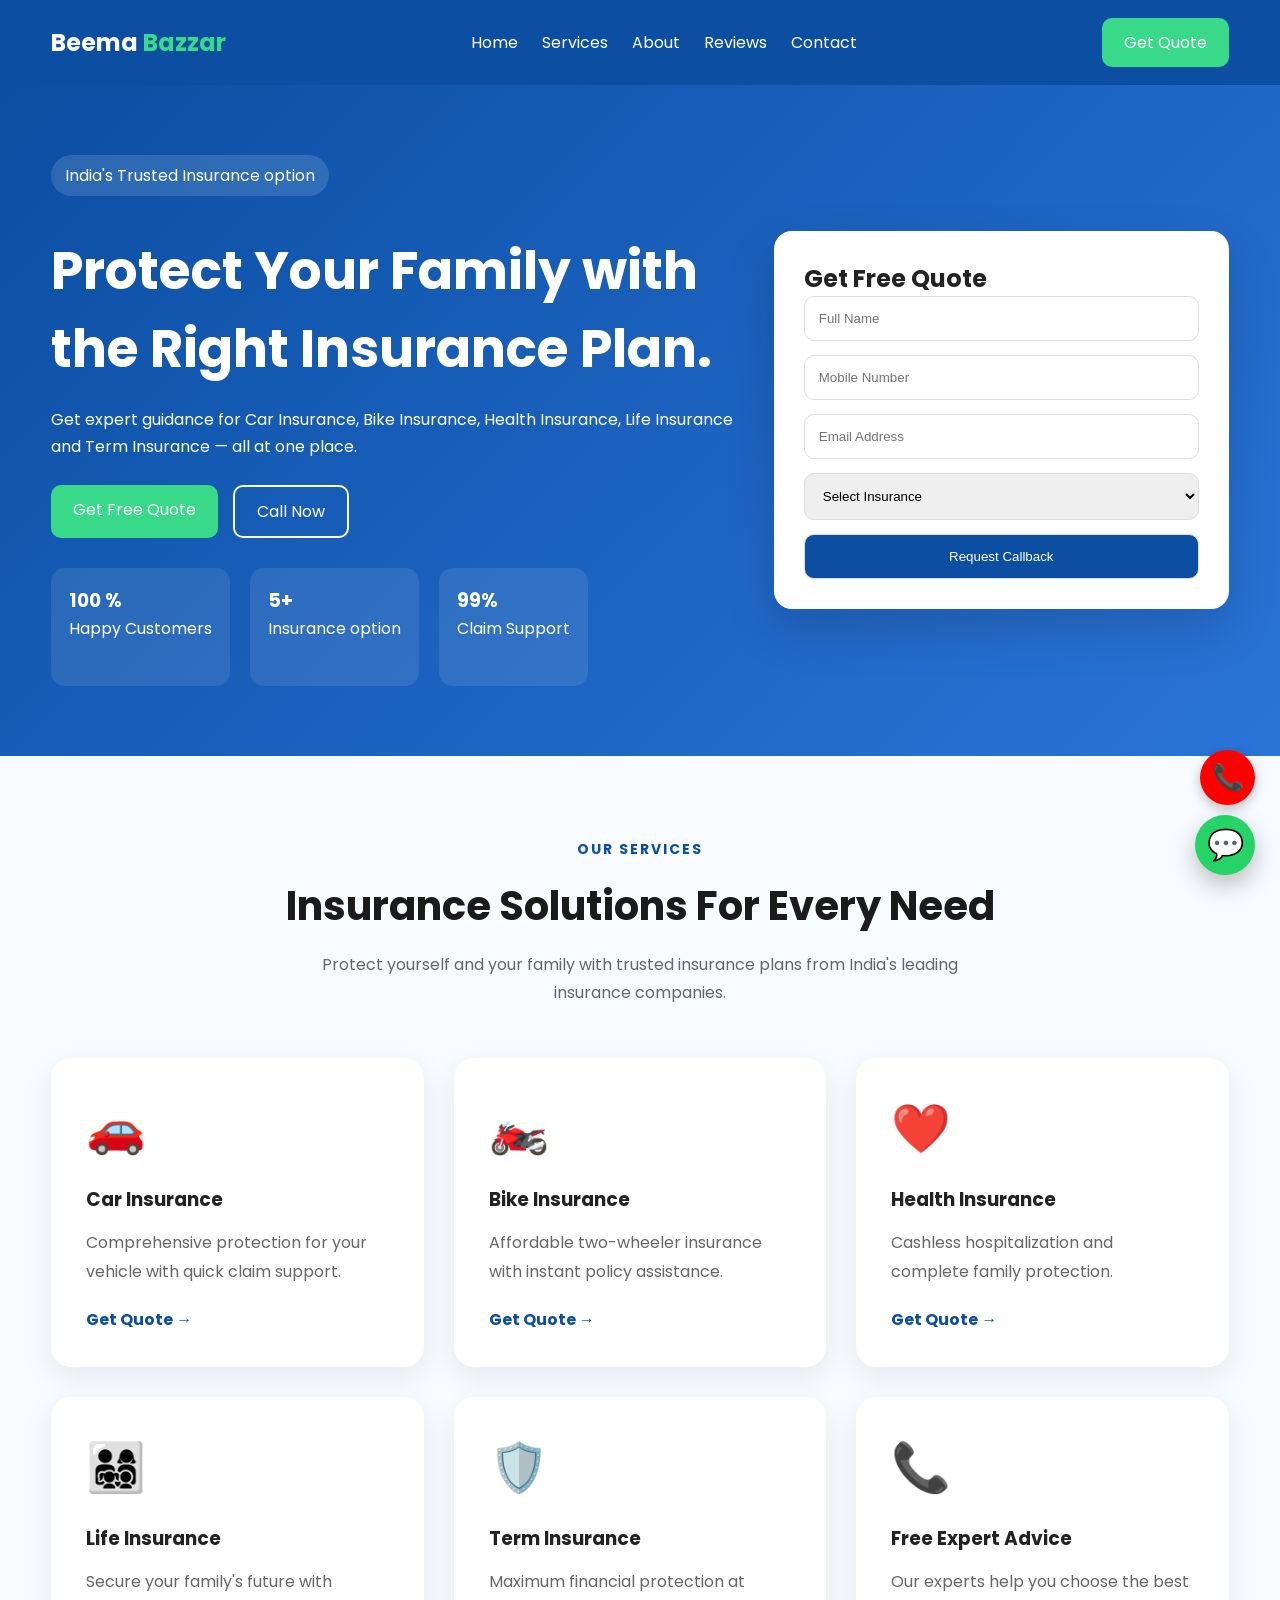
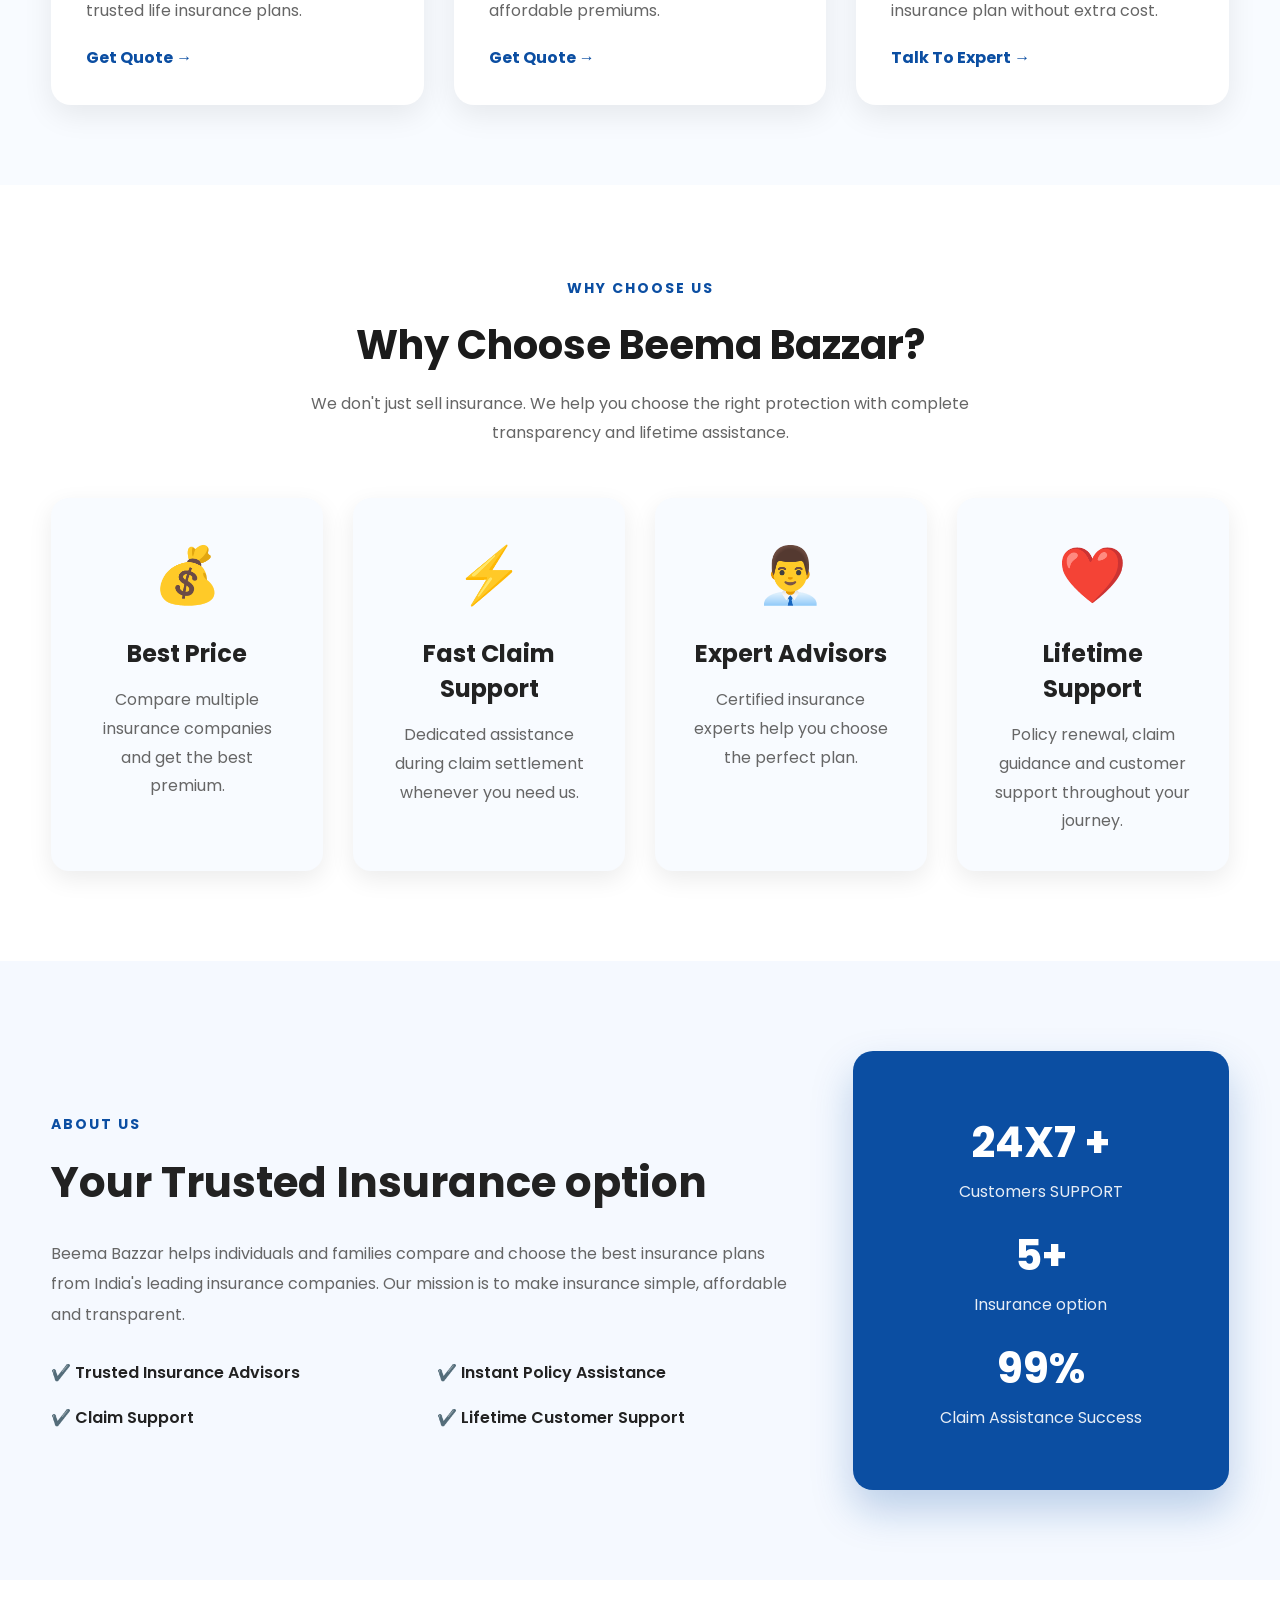
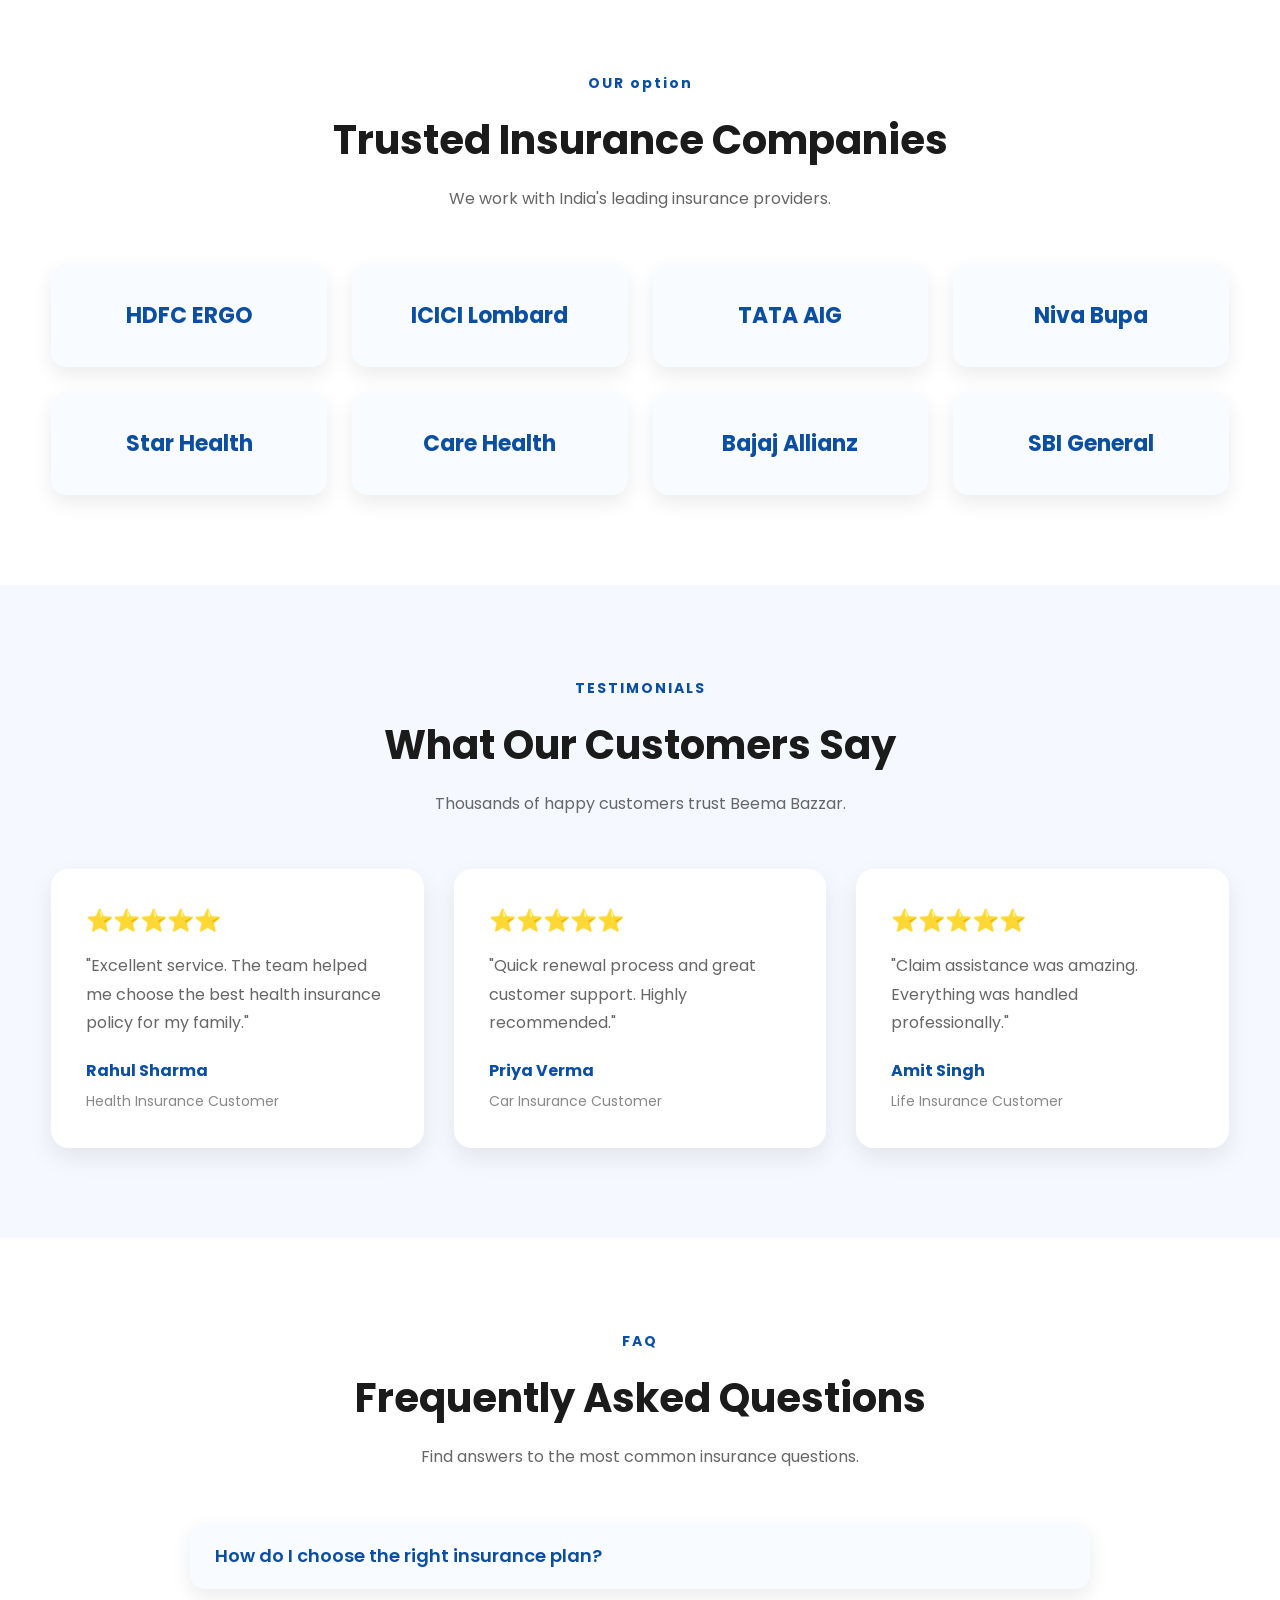
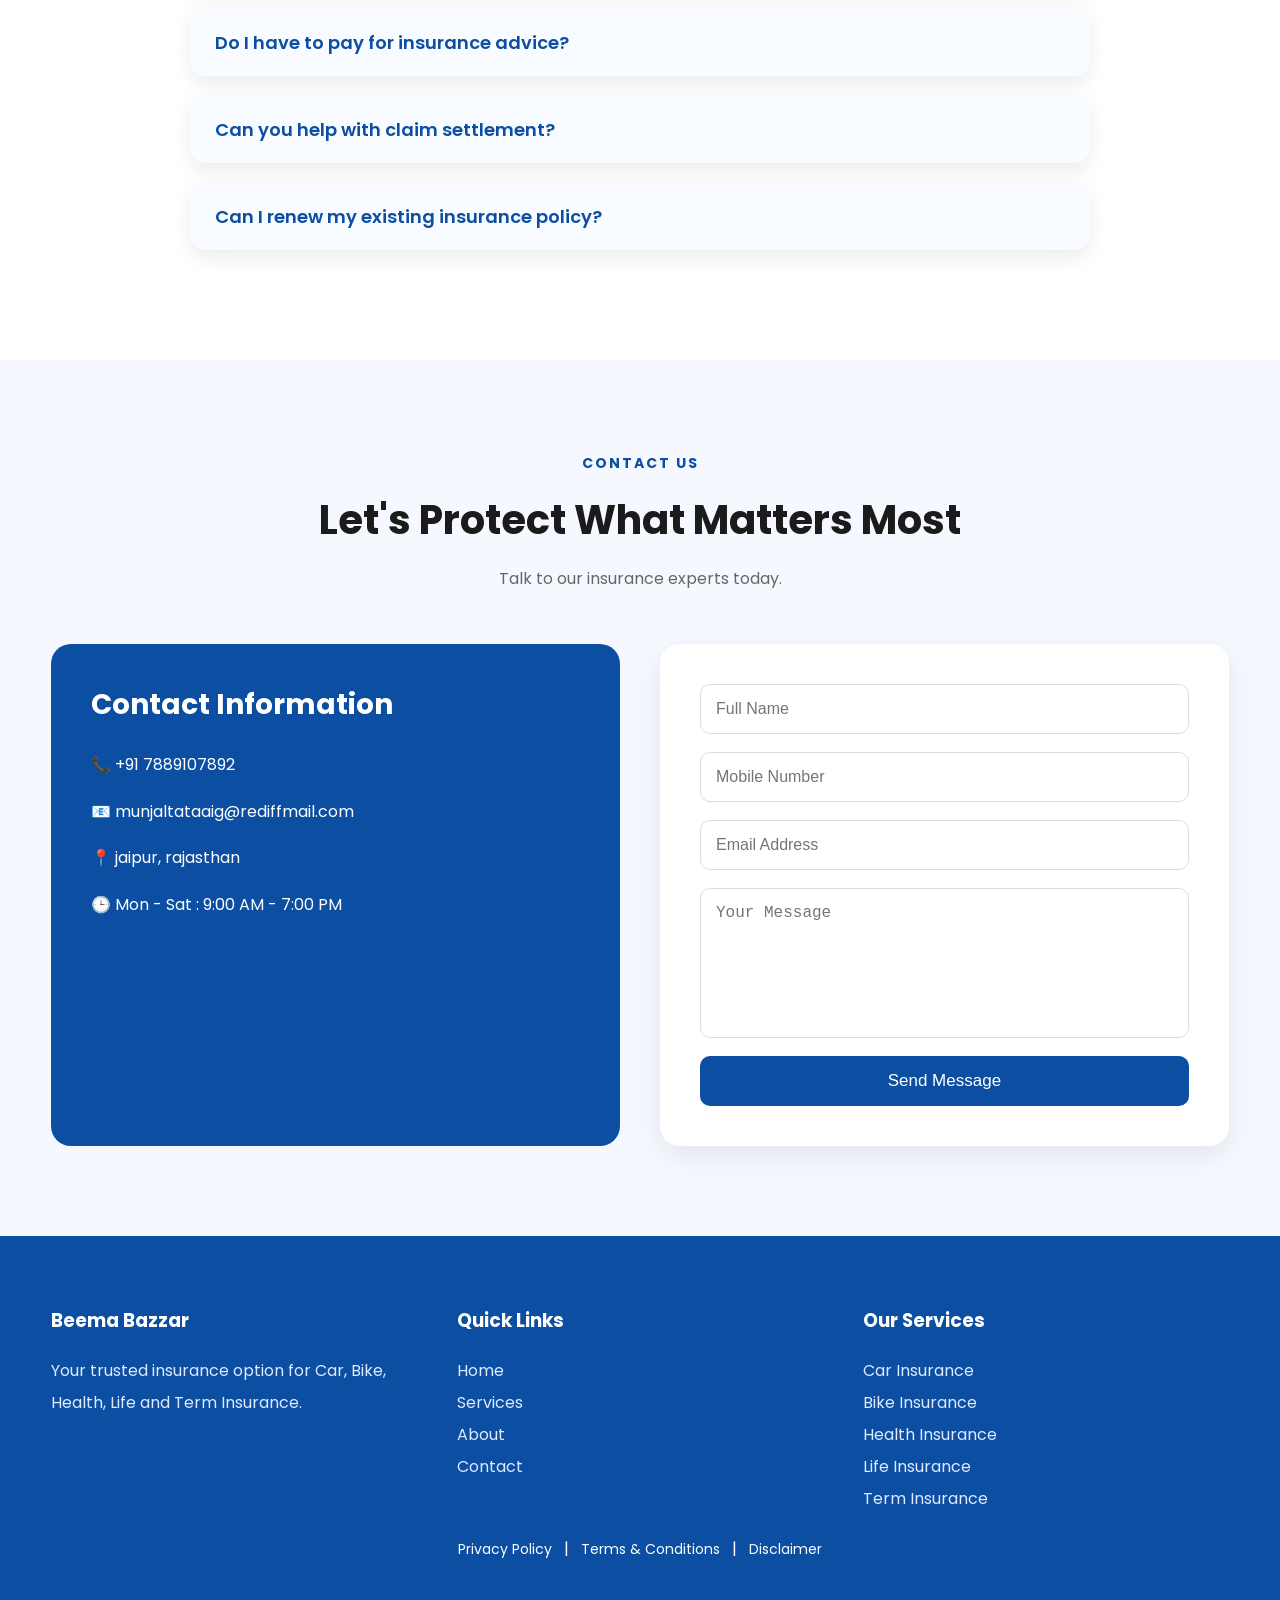
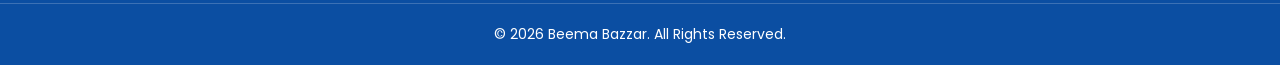
<file: index.html>
<!DOCTYPE html>
<html lang="en">
<head>
<meta charset="UTF-8">
<meta name="viewport" content="width=device-width, initial-scale=1.0">

<title>Beema Bazzar | India's Trusted Insurance option</title>

<meta name="description" content="Beema Bazzar helps you compare and choose the best Car, Bike, Health, Life and Term Insurance plans with expert support.">

<link rel="preconnect" href="https://fonts.googleapis.com">
<link rel="preconnect" href="https://fonts.gstatic.com" crossorigin>

<link href="https://fonts.googleapis.com/css2?family=Poppins:wght@300;400;500;600;700;800&display=swap" rel="stylesheet">

<link rel="stylesheet" href="style.css">

<link rel="stylesheet"
href="https://cdnjs.cloudflare.com/ajax/libs/font-awesome/6.6.0/css/all.min.css">

</head>

<body>

<header>

<div class="container nav">

<div class="logo">

<h2>Beema <span>Bazzar</span></h2>

</div>

<nav>

<ul>

<li><a href="#">Home</a></li>

<li><a href="#services">Services</a></li>

<li><a href="#about">About</a></li>

<li><a href="#reviews">Reviews</a></li>

<li><a href="#contact">Contact</a></li>

</ul>

</nav>

<a href="#leadform" class="nav-btn">Get Quote</a>

</div>

</header>

<section class="hero">

<div class="container hero-container">

<div class="hero-left">

<span class="badge">

India's Trusted Insurance option

</span>

<h1>

Protect Your Family with the Right Insurance Plan.

</h1>

<p>

Get expert guidance for Car Insurance, Bike Insurance,
Health Insurance, Life Insurance and Term Insurance —
all at one place.

</p>

<div class="hero-buttons">

<a href="#leadform" class="primary-btn">

Get Free Quote

</a>

<a href="tel:+917889107892" class="secondary-btn">

Call Now

</a>

</div>

<div class="trust-box">

<div>

<h3>100 %</h3>

<p>Happy Customers</p>

</div>

<div>

<h3>5+</h3>

<p>Insurance option</p>

</div>

<div>

<h3>99%</h3>

<p>Claim Support</p>

</div>

</div>

</div>

<div class="hero-right">

<div class="lead-card" id="leadform">

<h2>Get Free Quote</h2>

<form id="leadForm">

<input
type="text"
name="name"
placeholder="Full Name"
required>

<input
type="tel"
name="mobile"
placeholder="Mobile Number"
required>

<input
type="email"
name="email"
placeholder="Email Address"
required>

<select name="insurance" required>

<option value="">Select Insurance</option>

<option>Car Insurance</option>

<option>Bike Insurance</option>

<option>Health Insurance</option>

<option>Life Insurance</option>

<option>Term Insurance</option>

</select>

<button type="submit">

Request Callback

</button>

</form>

</div>

</div>

</div>

</section>

<!-- ===========================
     Insurance Services Section
============================ -->

<section class="services" id="services">

    <div class="container">

        <div class="section-title">

            <span>OUR SERVICES</span>

            <h2>Insurance Solutions For Every Need</h2>

            <p>
                Protect yourself and your family with trusted insurance plans
                from India's leading insurance companies.
            </p>

        </div>

        <div class="service-grid">

            <div class="service-card">

                <div class="service-icon">🚗</div>

                <h3>Car Insurance</h3>

                <p>
                    Comprehensive protection for your vehicle with quick claim support.
                </p>

                <a href="#leadform">Get Quote →</a>

            </div>

            <div class="service-card">

                <div class="service-icon">🏍️</div>

                <h3>Bike Insurance</h3>

                <p>
                    Affordable two-wheeler insurance with instant policy assistance.
                </p>

                <a href="#leadform">Get Quote →</a>

            </div>

            <div class="service-card">

                <div class="service-icon">❤️</div>

                <h3>Health Insurance</h3>

                <p>
                    Cashless hospitalization and complete family protection.
                </p>

                <a href="#leadform">Get Quote →</a>

            </div>

            <div class="service-card">

                <div class="service-icon">👨‍👩‍👧‍👦</div>

                <h3>Life Insurance</h3>

                <p>
                    Secure your family's future with trusted life insurance plans.
                </p>

                <a href="#leadform">Get Quote →</a>

            </div>

            <div class="service-card">

                <div class="service-icon">🛡️</div>

                <h3>Term Insurance</h3>

                <p>
                    Maximum financial protection at affordable premiums.
                </p>

                <a href="#leadform">Get Quote →</a>

            </div>

            <div class="service-card">

                <div class="service-icon">📞</div>

                <h3>Free Expert Advice</h3>

                <p>
                    Our experts help you choose the best insurance plan without extra cost.
                </p>

                <a href="#leadform">Talk To Expert →</a>

            </div>

        </div>

    </div>

</section>

<!-- =========================
WHY CHOOSE US
========================= -->

<section class="why-us" id="about">

<div class="container">

<div class="section-title">

<span>WHY CHOOSE US</span>

<h2>Why Choose Beema Bazzar?</h2>

<p>
We don't just sell insurance. We help you choose the right protection with complete transparency and lifetime assistance.
</p>

</div>

<div class="why-grid">

<div class="why-card">
<div class="why-icon">💰</div>
<h3>Best Price</h3>
<p>Compare multiple insurance companies and get the best premium.</p>
</div>

<div class="why-card">
<div class="why-icon">⚡</div>
<h3>Fast Claim Support</h3>
<p>Dedicated assistance during claim settlement whenever you need us.</p>
</div>

<div class="why-card">
<div class="why-icon">👨‍💼</div>
<h3>Expert Advisors</h3>
<p>Certified insurance experts help you choose the perfect plan.</p>
</div>

<div class="why-card">
<div class="why-icon">❤️</div>
<h3>Lifetime Support</h3>
<p>Policy renewal, claim guidance and customer support throughout your journey.</p>
</div>

</div>

</div>

</section>
<!-- =========================
ABOUT US
========================= -->

<section class="about-us" id="about-us">

<div class="container about-container">

<div class="about-content">

<span>ABOUT US</span>

<h2>Your Trusted Insurance option</h2>

<p>

Beema Bazzar helps individuals and families compare and choose the best insurance plans from India's leading insurance companies. Our mission is to make insurance simple, affordable and transparent.

</p>

<div class="about-points">

<div>✔️ Trusted Insurance Advisors</div>

<div>✔️ Instant Policy Assistance</div>

<div>✔️ Claim Support</div>

<div>✔️ Lifetime Customer Support</div>

</div>

</div>

<div class="about-box">

<h3>24X7 +</h3>
<p>Customers SUPPORT</p>

<h3>5+</h3>
<p>Insurance option</p>

<h3>99%</h3>
<p>Claim Assistance Success</p>

</div>

</div>

</section>

<!--=========================
INSURANCE option
==========================-->

<section class="option">

<div class="container">

<div class="section-title">

<span>OUR option</span>

<h2>Trusted Insurance Companies</h2>

<p>We work with India's leading insurance providers.</p>

</div>

<div class="option-grid">

<div class="option-card">HDFC ERGO</div>

<div class="option-card">ICICI Lombard</div>

<div class="option-card">TATA AIG</div>

<div class="option-card">Niva Bupa</div>

<div class="option-card">Star Health</div>

<div class="option-card">Care Health</div>

<div class="option-card">Bajaj Allianz</div>

<div class="option-card">SBI General</div>

</div>

</div>

</section>

<!--=========================
CUSTOMER TESTIMONIALS
==========================-->

<section class="testimonials">

<div class="container">

<div class="section-title">

<span>TESTIMONIALS</span>

<h2>What Our Customers Say</h2>

<p>Thousands of happy customers trust Beema Bazzar.</p>

</div>

<div class="testimonial-grid">

<div class="testimonial-card">

<div class="stars">⭐⭐⭐⭐⭐</div>

<p>"Excellent service. The team helped me choose the best health insurance policy for my family."</p>

<h4>Rahul Sharma</h4>

<span>Health Insurance Customer</span>

</div>

<div class="testimonial-card">

<div class="stars">⭐⭐⭐⭐⭐</div>

<p>"Quick renewal process and great customer support. Highly recommended."</p>

<h4>Priya Verma</h4>

<span>Car Insurance Customer</span>

</div>

<div class="testimonial-card">

<div class="stars">⭐⭐⭐⭐⭐</div>

<p>"Claim assistance was amazing. Everything was handled professionally."</p>

<h4>Amit Singh</h4>

<span>Life Insurance Customer</span>

</div>

</div>

</div>

</section>

<!-- =========================
FAQ SECTION
========================= -->

<section class="faq" id="faq">

    <div class="container">

        <div class="section-title">

            <span>FAQ</span>

            <h2>Frequently Asked Questions</h2>

            <p>Find answers to the most common insurance questions.</p>

        </div>

        <div class="faq-container">

            <details class="faq-item">
                <summary>How do I choose the right insurance plan?</summary>
                <p>Our insurance experts compare multiple plans and recommend the best option based on your needs and budget.</p>
            </details>

            <details class="faq-item">
                <summary>Do I have to pay for insurance advice?</summary>
                <p>No. Our consultation is completely free.</p>
            </details>

            <details class="faq-item">
                <summary>Can you help with claim settlement?</summary>
                <p>Yes. We provide complete claim assistance from start to finish.</p>
            </details>

            <details class="faq-item">
                <summary>Can I renew my existing insurance policy?</summary>
                <p>Yes. We can help renew your existing insurance quickly and easily.</p>
            </details>

        </div>

    </div>

</section>

<!--=========================
CONTACT SECTION
==========================-->

<section class="contact" id="contact">

<div class="container">

<div class="section-title">

<span>CONTACT US</span>

<h2>Let's Protect What Matters Most</h2>

<p>Talk to our insurance experts today.</p>

</div>

<div class="contact-grid">

<div class="contact-info">

<h3>Contact Information</h3>

<p>📞 +91 7889107892</p>

<p>📧 munjaltataaig@rediffmail.com</p>

<p>📍 jaipur, rajasthan</p>

<p>🕒 Mon - Sat : 9:00 AM - 7:00 PM</p>

</div>

<div class="contact-form">

<form>

<input type="text" placeholder="Full Name">

<input type="tel" placeholder="Mobile Number">

<input
type="email"
placeholder="Email Address">

<textarea placeholder="Your Message"></textarea>

<button type="submit">Send Message</button>

</form>

</div>

</div>

</div>

</section>

<!-- =========================
FOOTER
========================= -->

<footer class="footer">

    <div class="container footer-grid">

        <div>
            <h3>Beema Bazzar</h3>
            <p>
                Your trusted insurance option for Car, Bike, Health, Life and
                Term Insurance.
            </p>
        </div>

        <div>
            <h3>Quick Links</h3>
            <ul>
                <li><a href="#">Home</a></li>
                <li><a href="#services">Services</a></li>
                <li><a href="#about">About</a></li>
                <li><a href="#contact">Contact</a></li>
            </ul>
        </div>

        <div>
            <h3>Our Services</h3>
            <ul>
                <li>Car Insurance</li>
                <li>Bike Insurance</li>
                <li>Health Insurance</li>
                <li>Life Insurance</li>
                <li>Term Insurance</li>
            </ul>
        </div>

    </div>

    <div class="footer-links">
    <a href="privacy-policy.html">Privacy Policy</a> |
    <a href="terms.html">Terms & Conditions</a> |
    <a href="disclaimer.html">Disclaimer</a>
</div>

    <div class="copyright">
        © 2026 Beema Bazzar. All Rights Reserved.
    </div>

</footer>

<a href="https://wa.me/917889107892?text=Hello%20Beema%20Bazzar,%20I%20need%20help%20with%20insurance."
   class="whatsapp-btn"
   target="_blank"
   rel="noopener">
    💬
</a>

<a href="tel:+917889107892" class="call-btn" aria-label="Call Now">
    📞
</a>

<script src="script.js"></script>
</body>
    
</html>
</file>
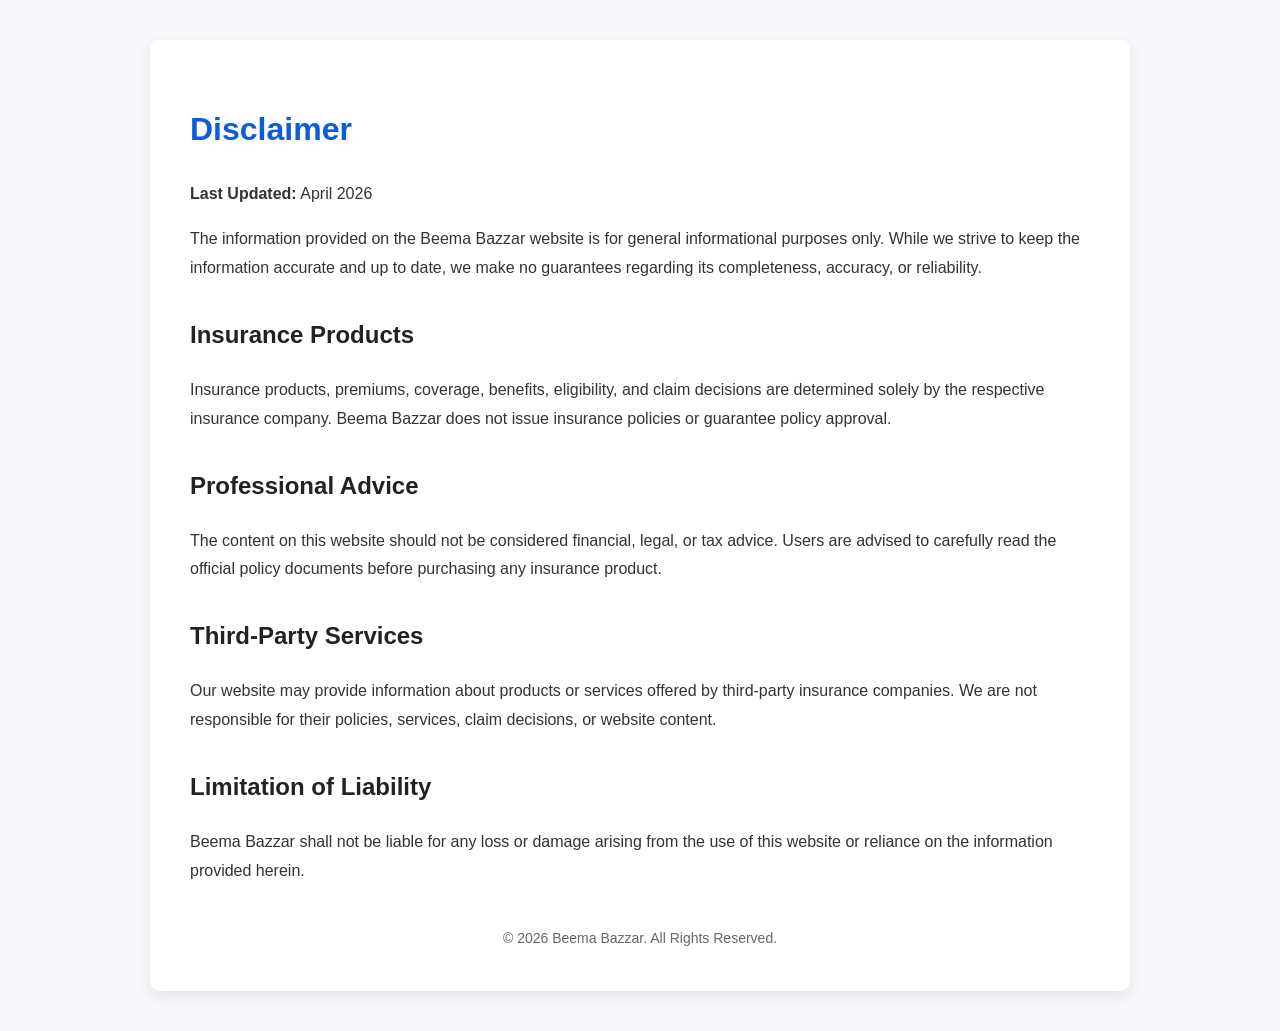
<file: disclaimer.html>
<!DOCTYPE html>
<html lang="en">
<head>
<meta charset="UTF-8">
<meta name="viewport" content="width=device-width, initial-scale=1.0">
<title>Disclaimer | Beema Bazzar</title>

<style>
body{
    font-family:Arial,Helvetica,sans-serif;
    background:#f5f7fb;
    margin:0;
    padding:0;
    line-height:1.8;
    color:#333;
}

.container{
    max-width:900px;
    margin:40px auto;
    background:#fff;
    padding:40px;
    border-radius:10px;
    box-shadow:0 5px 15px rgba(0,0,0,.08);
}

h1{
    color:#0b5ed7;
}

h2{
    margin-top:30px;
    color:#222;
}

p{
    font-size:16px;
}

.footer{
    margin-top:40px;
    text-align:center;
    color:#666;
    font-size:14px;
}
</style>

</head>

<body>

<div class="container">

<h1>Disclaimer</h1>

<p><strong>Last Updated:</strong> April 2026</p>

<p>
The information provided on the Beema Bazzar website is for general informational purposes only. While we strive to keep the information accurate and up to date, we make no guarantees regarding its completeness, accuracy, or reliability.
</p>

<h2>Insurance Products</h2>

<p>
Insurance products, premiums, coverage, benefits, eligibility, and claim decisions are determined solely by the respective insurance company. Beema Bazzar does not issue insurance policies or guarantee policy approval.
</p>

<h2>Professional Advice</h2>

<p>
The content on this website should not be considered financial, legal, or tax advice. Users are advised to carefully read the official policy documents before purchasing any insurance product.
</p>

<h2>Third-Party Services</h2>

<p>
Our website may provide information about products or services offered by third-party insurance companies. We are not responsible for their policies, services, claim decisions, or website content.
</p>

<h2>Limitation of Liability</h2>

<p>
Beema Bazzar shall not be liable for any loss or damage arising from the use of this website or reliance on the information provided herein.
</p>

<div class="footer">
© 2026 Beema Bazzar. All Rights Reserved.
</div>

</div>

</body>
</html>
</file>
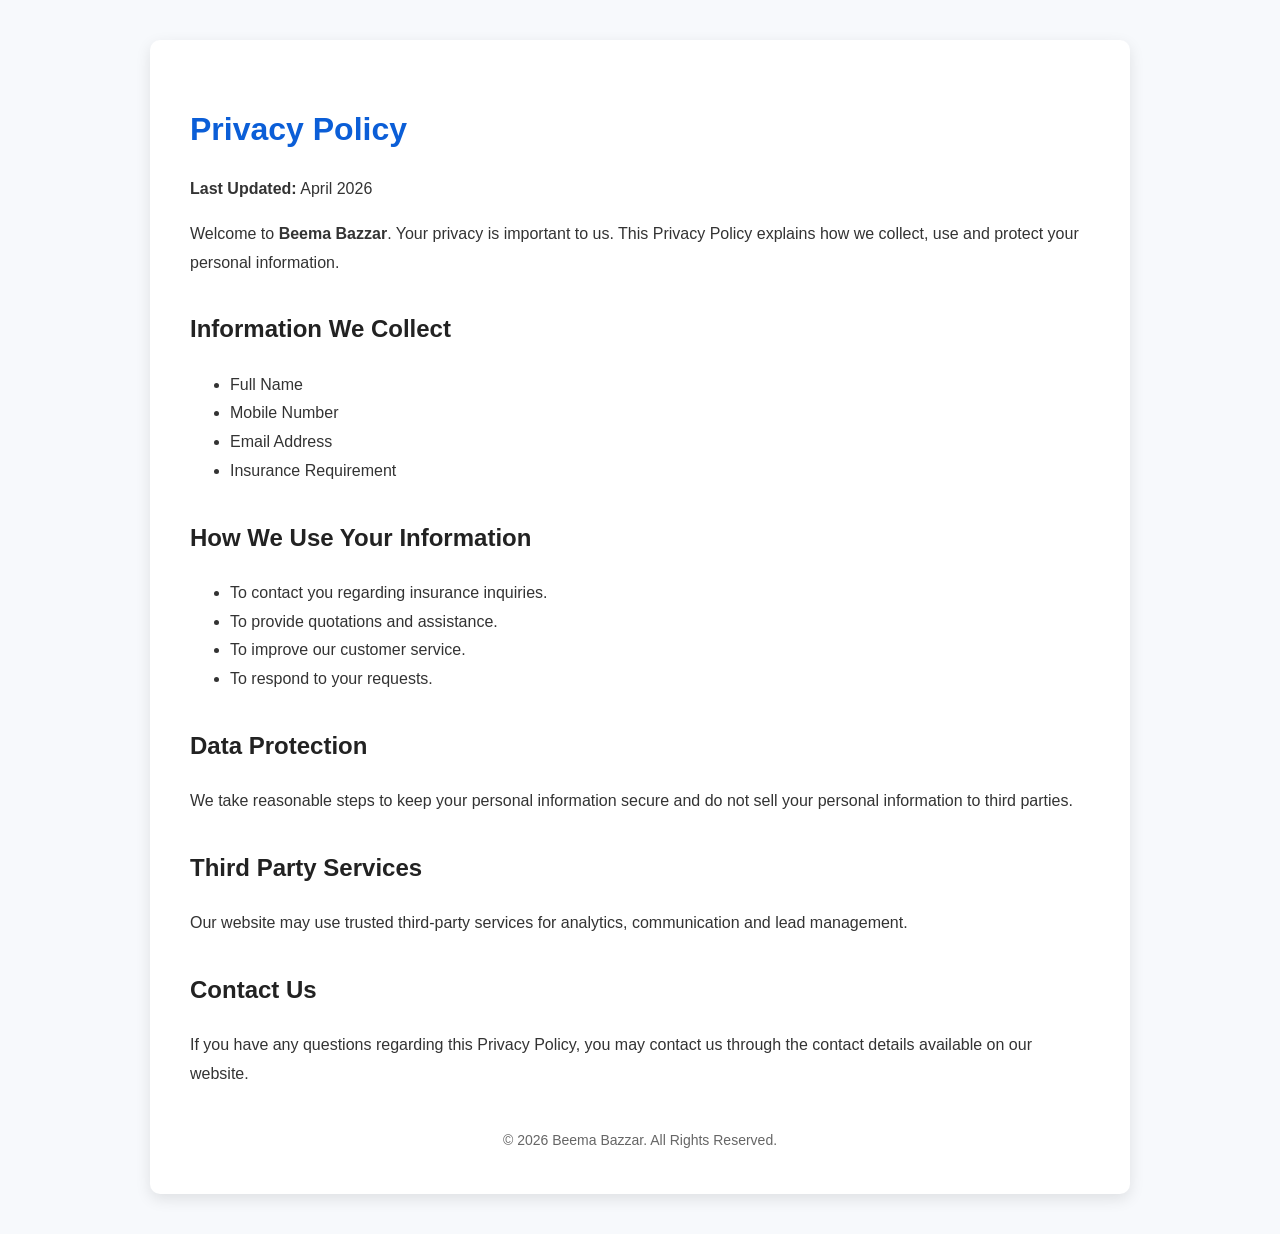
<file: privacy-policy.html>
<!DOCTYPE html>
<html lang="en">
<head>
<meta charset="UTF-8">
<meta name="viewport" content="width=device-width, initial-scale=1.0">
<title>Privacy Policy | Beema Bazzar</title>

<style>
body{
font-family:Arial,Helvetica,sans-serif;
background:#f7f9fc;
margin:0;
padding:0;
line-height:1.8;
color:#333;
}

.container{
max-width:900px;
margin:40px auto;
background:#fff;
padding:40px;
border-radius:10px;
box-shadow:0 5px 15px rgba(0,0,0,.1);
}

h1{
color:#0b5ed7;
margin-bottom:10px;
}

h2{
margin-top:30px;
color:#222;
}

p,li{
font-size:16px;
}

a{
color:#0b5ed7;
text-decoration:none;
}

.footer{
text-align:center;
margin-top:40px;
color:#666;
font-size:14px;
}
</style>

</head>

<body>

<div class="container">

<h1>Privacy Policy</h1>

<p><strong>Last Updated:</strong> April 2026</p>

<p>
Welcome to <strong>Beema Bazzar</strong>. Your privacy is important to us.
This Privacy Policy explains how we collect, use and protect your personal information.
</p>

<h2>Information We Collect</h2>

<ul>
<li>Full Name</li>
<li>Mobile Number</li>
<li>Email Address</li>
<li>Insurance Requirement</li>
</ul>

<h2>How We Use Your Information</h2>

<ul>
<li>To contact you regarding insurance inquiries.</li>
<li>To provide quotations and assistance.</li>
<li>To improve our customer service.</li>
<li>To respond to your requests.</li>
</ul>

<h2>Data Protection</h2>

<p>
We take reasonable steps to keep your personal information secure and do not sell your personal information to third parties.
</p>

<h2>Third Party Services</h2>

<p>
Our website may use trusted third-party services for analytics, communication and lead management.
</p>

<h2>Contact Us</h2>

<p>
If you have any questions regarding this Privacy Policy, you may contact us through the contact details available on our website.
</p>

<div class="footer">

© 2026 Beema Bazzar. All Rights Reserved.

</div>

</div>

</body>
</html>
</file>
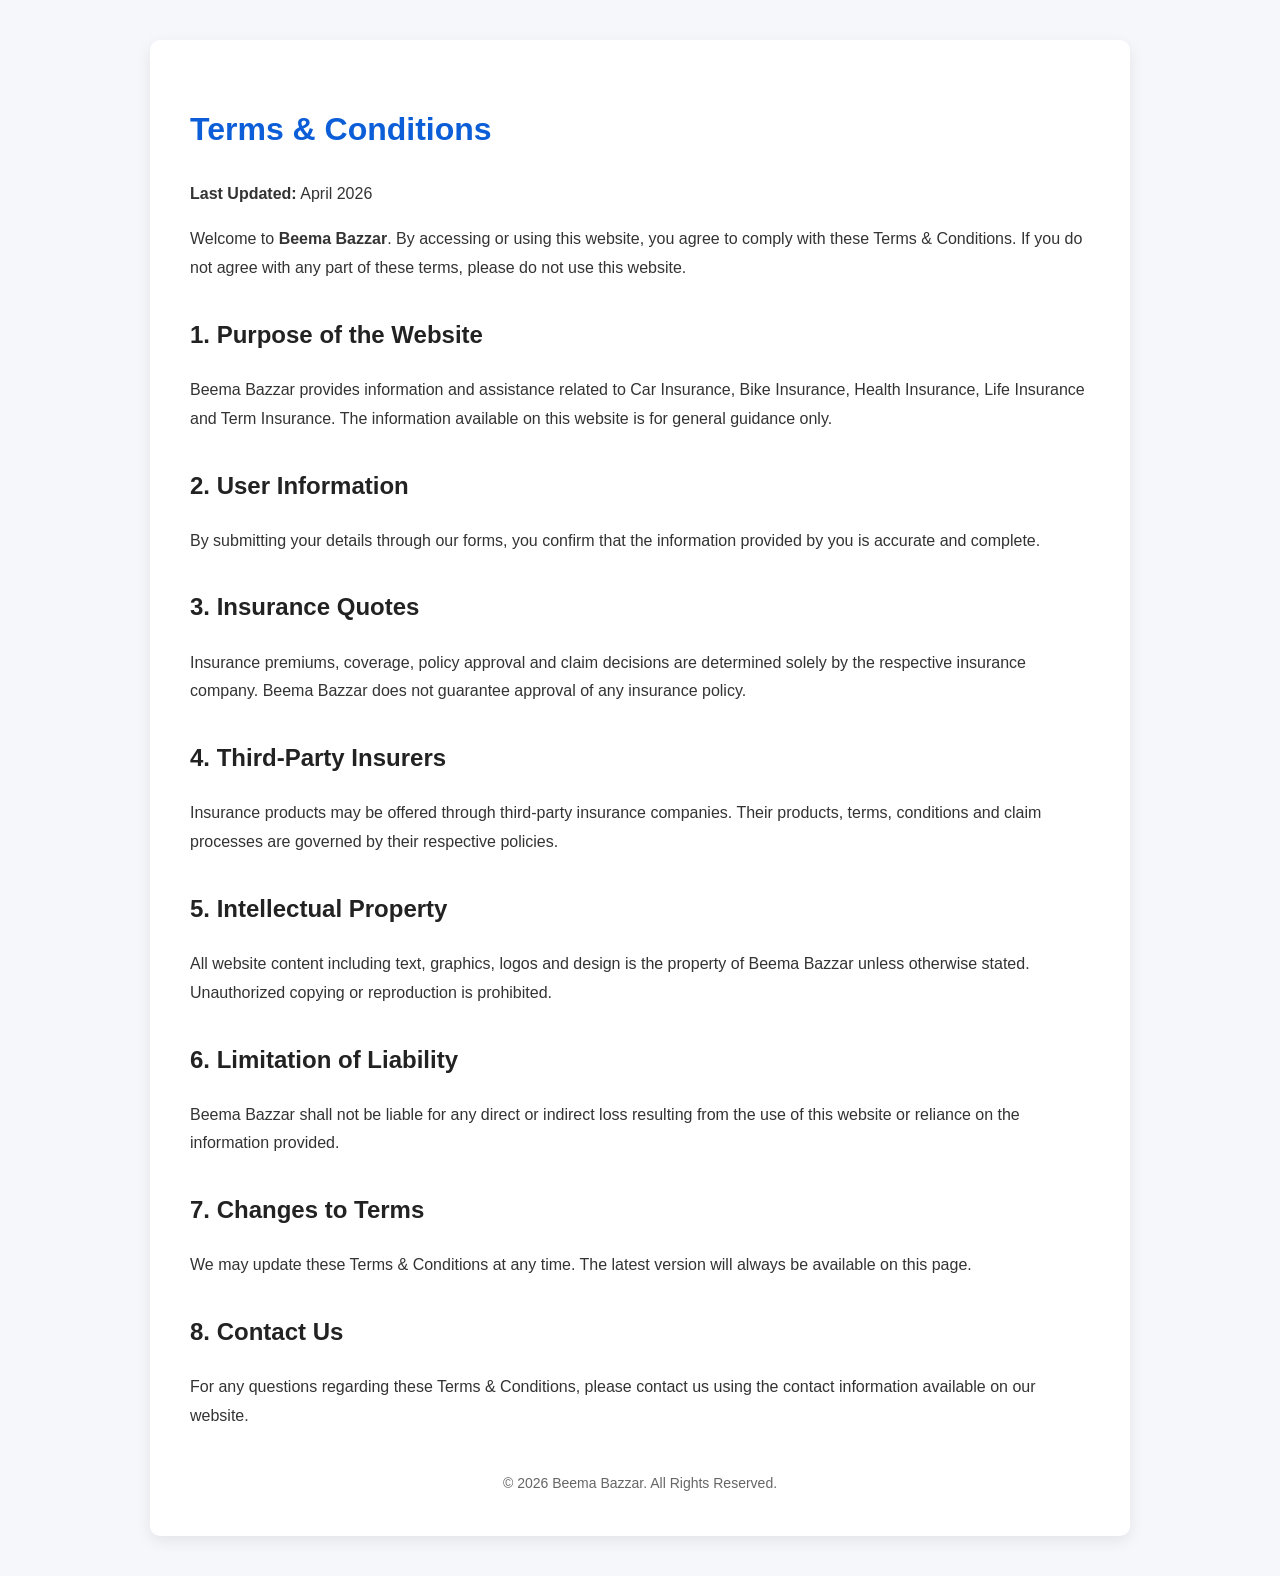
<file: terms.html>
<!DOCTYPE html>
<html lang="en">
<head>
<meta charset="UTF-8">
<meta name="viewport" content="width=device-width, initial-scale=1.0">
<title>Terms & Conditions | Beema Bazzar</title>

<style>
body{
    font-family:Arial,Helvetica,sans-serif;
    background:#f5f7fb;
    margin:0;
    padding:0;
    line-height:1.8;
    color:#333;
}

.container{
    max-width:900px;
    margin:40px auto;
    background:#fff;
    padding:40px;
    border-radius:10px;
    box-shadow:0 5px 15px rgba(0,0,0,.08);
}

h1{
    color:#0b5ed7;
}

h2{
    color:#222;
    margin-top:30px;
}

p,li{
    font-size:16px;
}

.footer{
    text-align:center;
    margin-top:40px;
    color:#666;
    font-size:14px;
}
</style>

</head>

<body>

<div class="container">

<h1>Terms & Conditions</h1>

<p><strong>Last Updated:</strong> April 2026</p>

<p>
Welcome to <strong>Beema Bazzar</strong>. By accessing or using this website, you agree to comply with these Terms & Conditions. If you do not agree with any part of these terms, please do not use this website.
</p>

<h2>1. Purpose of the Website</h2>

<p>
Beema Bazzar provides information and assistance related to Car Insurance, Bike Insurance, Health Insurance, Life Insurance and Term Insurance. The information available on this website is for general guidance only.
</p>

<h2>2. User Information</h2>

<p>
By submitting your details through our forms, you confirm that the information provided by you is accurate and complete.
</p>

<h2>3. Insurance Quotes</h2>

<p>
Insurance premiums, coverage, policy approval and claim decisions are determined solely by the respective insurance company. Beema Bazzar does not guarantee approval of any insurance policy.
</p>

<h2>4. Third-Party Insurers</h2>

<p>
Insurance products may be offered through third-party insurance companies. Their products, terms, conditions and claim processes are governed by their respective policies.
</p>

<h2>5. Intellectual Property</h2>

<p>
All website content including text, graphics, logos and design is the property of Beema Bazzar unless otherwise stated. Unauthorized copying or reproduction is prohibited.
</p>

<h2>6. Limitation of Liability</h2>

<p>
Beema Bazzar shall not be liable for any direct or indirect loss resulting from the use of this website or reliance on the information provided.
</p>

<h2>7. Changes to Terms</h2>

<p>
We may update these Terms & Conditions at any time. The latest version will always be available on this page.
</p>

<h2>8. Contact Us</h2>

<p>
For any questions regarding these Terms & Conditions, please contact us using the contact information available on our website.
</p>

<div class="footer">
© 2026 Beema Bazzar. All Rights Reserved.
</div>

</div>

</body>
</html>
</file>
<file: style.css>
*{margin:0;padding:0;box-sizing:border-box}
body{font-family:Poppins,sans-serif;background:#f5f9ff;color:#222}
.container{width:min(1200px,92%);margin:auto}
header{position:sticky;top:0;background:#0b4ea2;color:#fff;padding:18px 0}
.nav{display:flex;justify-content:space-between;align-items:center}
.logo span{color:#39d98a}
nav ul{display:flex;gap:24px;list-style:none}
nav a{text-decoration:none;color:#fff}
.nav-btn,.primary-btn,button{background:#39d98a;color:#fff;padding:12px 22px;border:none;border-radius:10px;text-decoration:none;cursor:pointer}
.hero{padding:70px 0;background:linear-gradient(135deg,#0b4ea2,#2b74d8)}
.hero-container{display:grid;grid-template-columns:1.2fr .8fr;gap:40px;align-items:center}
.hero-left{color:#fff}
.badge{display:inline-block;background:#ffffff22;padding:8px 14px;border-radius:30px;margin-bottom:18px}
.hero h1{font-size:52px;margin:18px 0}
.hero p{line-height:1.7;margin-bottom:25px}
.hero-buttons{display:flex;gap:15px;margin-bottom:30px}
.secondary-btn{border:2px solid #fff;color:#fff;padding:12px 22px;border-radius:10px;text-decoration:none}
.trust-box{display:flex;gap:20px}
.trust-box div{background:#ffffff18;padding:18px;border-radius:14px}
.lead-card{background:#fff;padding:30px;border-radius:18px;box-shadow:0 20px 50px rgba(0,0,0,.15)}
.lead-card form{display:flex;flex-direction:column;gap:14px}
input,select,button{padding:14px;border:1px solid #ddd;border-radius:10px}
button{background:#0b4ea2}
@media(max-width:900px){.hero-container{grid-template-columns:1fr}nav{display:none}.hero h1{font-size:36px}}/* ==========================
   SERVICES SECTION
========================== */

.services{
    padding:80px 0;
    background:#f8fbff;
}

.section-title{
    text-align:center;
    margin-bottom:50px;
}

.section-title span{
    color:#0b4ea2;
    font-weight:700;
    letter-spacing:2px;
    font-size:14px;
}

.section-title h2{
    font-size:40px;
    margin:15px 0;
    color:#1b1b1b;
}

.section-title p{
    color:#666;
    max-width:700px;
    margin:auto;
    line-height:1.8;
}

.service-grid{
    display:grid;
    grid-template-columns:repeat(auto-fit,minmax(280px,1fr));
    gap:30px;
}

.service-card{
    background:white;
    padding:35px;
    border-radius:20px;
    transition:.35s;
    box-shadow:0 10px 30px rgba(0,0,0,.08);
}

.service-card:hover{
    transform:translateY(-10px);
    box-shadow:0 20px 45px rgba(11,78,162,.20);
}

.service-icon{
    font-size:48px;
    margin-bottom:20px;
}

.service-card h3{
    margin-bottom:15px;
}

.service-card p{
    color:#666;
    line-height:1.8;
    margin-bottom:20px;
}

.service-card a{
    color:#0b4ea2;
    text-decoration:none;
    font-weight:700;
}/*=========================
WHY CHOOSE US
=========================*/

.why-us{
    padding:90px 0;
    background:#ffffff;
}

.why-grid{
    display:grid;
    grid-template-columns:repeat(auto-fit,minmax(250px,1fr));
    gap:30px;
    margin-top:50px;
}

.why-card{
    background:#f8fbff;
    padding:35px;
    border-radius:18px;
    text-align:center;
    transition:0.35s;
    box-shadow:0 8px 25px rgba(0,0,0,.08);
}

.why-card:hover{
    transform:translateY(-10px);
    box-shadow:0 20px 40px rgba(11,78,162,.18);
}

.why-icon{
    font-size:55px;
    margin-bottom:20px;
}

.why-card h3{
    margin-bottom:15px;
    font-size:24px;
}

.why-card p{
    color:#666;
    line-height:1.8;
}/*=========================
ABOUT US
=========================*/

.about-us{
    padding:90px 0;
    background:#f5f9ff;
}

.about-container{
    display:grid;
    grid-template-columns:2fr 1fr;
    gap:50px;
    align-items:center;
}

.about-content span{
    color:#0b4ea2;
    font-weight:700;
    letter-spacing:2px;
    font-size:14px;
}

.about-content h2{
    font-size:42px;
    margin:15px 0 25px;
    color:#222;
}

.about-content p{
    color:#666;
    line-height:1.9;
    margin-bottom:30px;
}

.about-points{
    display:grid;
    grid-template-columns:repeat(2,1fr);
    gap:20px;
    font-weight:600;
}

.about-box{
    background:#0b4ea2;
    color:#fff;
    padding:40px;
    border-radius:20px;
    text-align:center;
    box-shadow:0 20px 40px rgba(11,78,162,.25);
}

.about-box h3{
    font-size:42px;
    margin:20px 0 5px;
}

.about-box p{
    margin-bottom:20px;
    opacity:.9;
}

@media(max-width:768px){

.about-container{
    grid-template-columns:1fr;
}

.about-points{
    grid-template-columns:1fr;
}

}/*=========================
INSURANCE option
=========================*/

.option{

padding:90px 0;

background:#ffffff;

}

.option-grid{

display:grid;

grid-template-columns:repeat(auto-fit,minmax(220px,1fr));

gap:25px;

margin-top:50px;

}

.option-card{

background:#f8fbff;

padding:35px;

border-radius:15px;

text-align:center;

font-size:22px;

font-weight:700;

color:#0b4ea2;

transition:.3s;

box-shadow:0 8px 20px rgba(0,0,0,.08);

}

.option-card:hover{

transform:translateY(-8px);

background:#0b4ea2;

color:#fff;

}/*=========================
TESTIMONIALS
=========================*/

.testimonials{
    padding:90px 0;
    background:#f5f9ff;
}

.testimonial-grid{
    display:grid;
    grid-template-columns:repeat(auto-fit,minmax(320px,1fr));
    gap:30px;
    margin-top:50px;
}

.testimonial-card{
    background:#fff;
    padding:35px;
    border-radius:18px;
    box-shadow:0 10px 25px rgba(0,0,0,.08);
    transition:.3s;
}

.testimonial-card:hover{
    transform:translateY(-8px);
    box-shadow:0 18px 40px rgba(11,78,162,.18);
}

.stars{
    font-size:22px;
    margin-bottom:15px;
}

.testimonial-card p{
    color:#666;
    line-height:1.8;
    margin-bottom:20px;
}

.testimonial-card h4{
    color:#0b4ea2;
    margin-bottom:5px;
}

.testimonial-card span{
    color:#888;
    font-size:14px;
}/*=========================
FAQ SECTION
=========================*/

.faq{
    padding:90px 0;
    background:#ffffff;
}

.faq-container{
    max-width:900px;
    margin:50px auto 0;
}

.faq-item{
    background:#f8fbff;
    border-radius:15px;
    margin-bottom:20px;
    padding:20px 25px;
    box-shadow:0 8px 20px rgba(0,0,0,.08);
}

.faq-item summary{
    cursor:pointer;
    font-size:18px;
    font-weight:600;
    color:#0b4ea2;
    list-style:none;
}

.faq-item summary::-webkit-details-marker{
    display:none;
}

.faq-item p{
    margin-top:15px;
    color:#666;
    line-height:1.8;
}/*=========================
CONTACT SECTION
=========================*/

.contact{

padding:90px 0;

background:#f5f9ff;

}

.contact-grid{

display:grid;

grid-template-columns:1fr 1fr;

gap:40px;

margin-top:50px;

}

.contact-info{

background:#0b4ea2;

color:#fff;

padding:40px;

border-radius:20px;

}

.contact-info h3{

margin-bottom:25px;

font-size:28px;

}

.contact-info p{

margin-bottom:18px;

line-height:1.8;

}

.contact-form{

background:#fff;

padding:40px;

border-radius:20px;

box-shadow:0 10px 30px rgba(0,0,0,.08);

}

.contact-form form{

display:flex;

flex-direction:column;

gap:18px;

}

.contact-form input,
.contact-form textarea{

padding:15px;

border:1px solid #ddd;

border-radius:10px;

font-size:16px;

}

.contact-form textarea{

height:150px;

resize:none;

}

.contact-form button{

background:#0b4ea2;

color:#fff;

border:none;

padding:15px;

font-size:17px;

border-radius:10px;

cursor:pointer;

}

.contact-form button:hover{

background:#083d81;

}

@media(max-width:768px){

.contact-grid{

grid-template-columns:1fr;

}

}/*=========================
FOOTER
=========================*/

.footer{
    background:#0b4ea2;
    color:#fff;
    padding:70px 0 20px;
}

.footer-grid{
    display:grid;
    grid-template-columns:repeat(auto-fit,minmax(250px,1fr));
    gap:40px;
}

.footer h3{
    margin-bottom:20px;
}

.footer p,
.footer li,
.footer a{
    color:#dfe9ff;
    text-decoration:none;
    line-height:2;
    list-style:none;
}

.footer ul{
    padding:0;
}

.copyright{
    text-align:center;
    margin-top:40px;
    padding-top:20px;
    border-top:1px solid rgba(255,255,255,.2);
    font-size:14px;
}/*=========================
WHATSAPP BUTTON
=========================*/

.whatsapp-btn{
    position:fixed;
    right:25px;
    bottom:25px;
    width:60px;
    height:60px;
    background:#25D366;
    color:#fff;
    text-decoration:none;
    border-radius:50%;
    display:flex;
    align-items:center;
    justify-content:center;
    font-size:30px;
    box-shadow:0 10px 25px rgba(0,0,0,.25);
    z-index:9999;
    transition:.3s;
}

.whatsapp-btn:hover{
    transform:scale(1.1);
}
.footer-links{
    text-align:center;
    margin:20px 0 10px;
}

.footer-links a{
    color:#ffffff;
    text-decoration:none;
    margin:0 8px;
    font-size:14px;
    transition:0.3s;
}

.footer-links a:hover{
    color:#ffd54f;
}

.call-btn{
    position:fixed;
    right:25px;
    bottom:95px;
    width:55px;
    height:55px;
    background:red;
    color:#fff;
    border-radius:50%;
    display:flex;
    align-items:center;
    justify-content:center;
    text-decoration:none;
    font-size:26px;
    box-shadow:0 4px 12px rgba(0,0,0,0.25);
    z-index:99999;
    display:flex !important;
    transition:0.3s;
}

.call-btn:hover{
    transform:scale(1.1);
}
</file>
